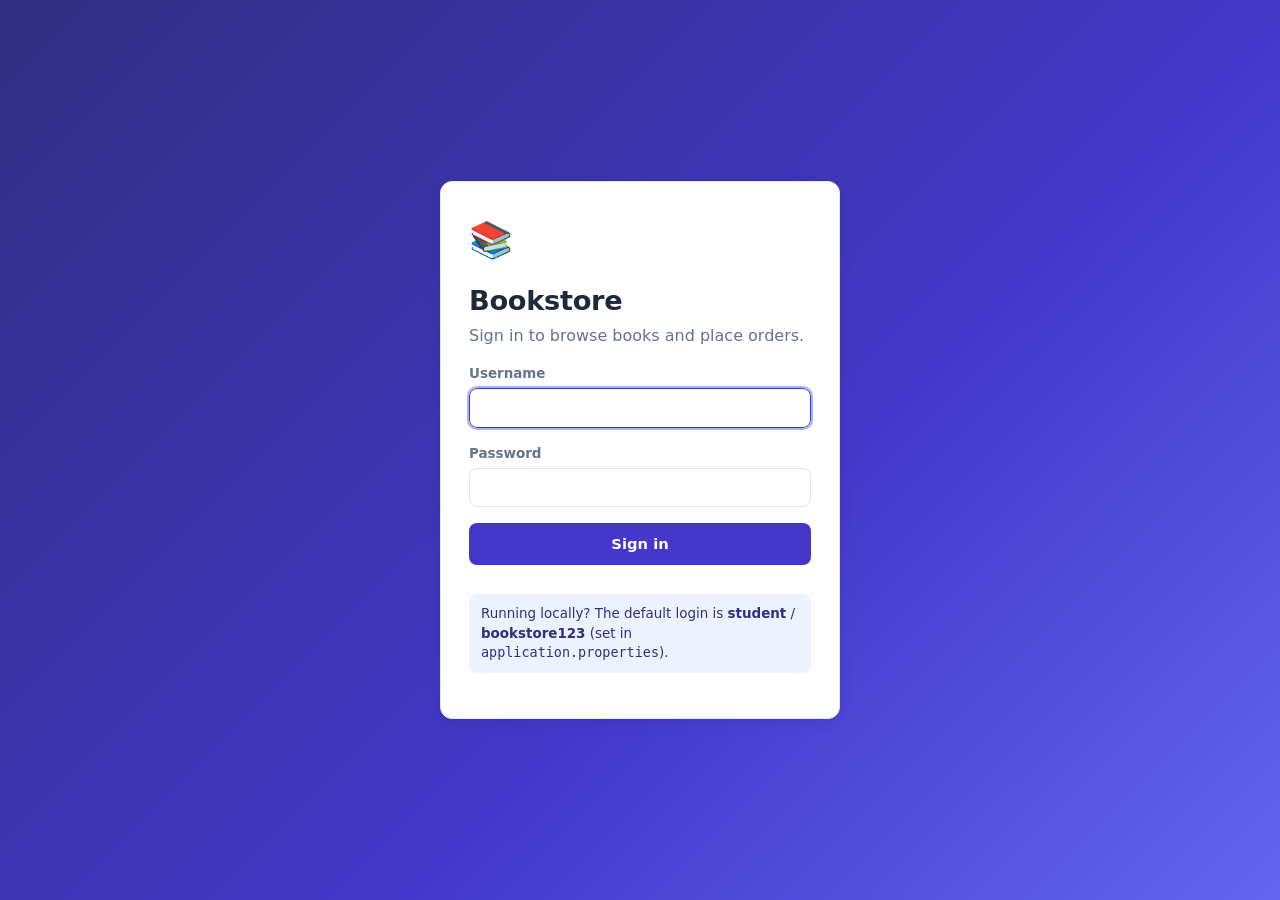
<file: src/main/resources/static/index.html>
<!doctype html>
<html lang="en">
<head>
<meta charset="utf-8">
<meta name="viewport" content="width=device-width, initial-scale=1">
<title>Shop · Bookstore</title>
<link rel="stylesheet" href="style.css">
</head>
<body>
<!--
  This web app is the "Frontend" box from the Week 0 diagram. It never touches the database:
  every page calls the REST API (/v1/books, /v1/orders) with HTTP Basic auth.
  Click "API calls" (bottom right) or open your browser's developer tools (Network tab)
  to watch the calls.
-->
<main class="container">
  <div class="page-head">
    <div>
      <h1>Find your next book</h1>
      <p class="muted" style="margin:0">Browse the catalog and add books to your cart.</p>
    </div>
  </div>

  <form class="card toolbar" id="search-form">
    <label class="field grow">Author
      <input id="search-author" placeholder="Search by author, e.g. Weir">
    </label>
    <label class="field">Show
      <select id="search-limit">
        <option value="20">20 books</option>
        <option value="50">50 books</option>
        <option value="100">100 books</option>
      </select>
    </label>
    <button class="btn">Search</button>
  </form>

  <div class="chips" id="genres"></div>
  <div class="book-grid" id="books"></div>
</main>
<script src="common.js"></script>
<script src="shop.js"></script>
</body>
</html>
</file>
<file: src/main/resources/static/style.css>
/* Bookstore web app styles. Plain CSS, no framework. */
:root {
  --brand: #4338ca;
  --brand-dark: #312e81;
  --brand-soft: #eef2ff;
  --text: #1e293b;
  --muted: #64748b;
  --line: #e2e8f0;
  --bg: #f8fafc;
  --card: #ffffff;
  --green: #15803d;
  --green-soft: #dcfce7;
  --red: #b91c1c;
  --red-soft: #fee2e2;
  --amber: #b45309;
  --amber-soft: #fef3c7;
  --radius: 12px;
  --shadow: 0 1px 2px rgba(15, 23, 42, .06), 0 4px 16px rgba(15, 23, 42, .06);
}

* { box-sizing: border-box; }
html { -webkit-text-size-adjust: 100%; }
body { margin: 0; font-family: system-ui, -apple-system, "Segoe UI", Roboto, sans-serif; color: var(--text); background: var(--bg); line-height: 1.45; }
a { color: var(--brand); }
h1 { font-size: 1.7rem; margin: 0 0 4px; letter-spacing: -.01em; }
h2 { font-size: 1.15rem; margin: 0 0 12px; }
.muted { color: var(--muted); }
.hidden { display: none !important; }
.container { max-width: 1120px; margin: 0 auto; padding: 0 16px; }

/* ---------- Top bar ---------- */
.topbar { background: var(--brand-dark); color: #fff; position: sticky; top: 0; z-index: 20; }
.topbar .container { display: flex; align-items: center; gap: 20px; min-height: 60px; flex-wrap: wrap; }
.brand { color: #fff; text-decoration: none; font-weight: 700; font-size: 1.2rem; display: flex; align-items: center; gap: 8px; }
.nav-links { display: flex; gap: 4px; flex: 1; flex-wrap: wrap; }
.nav-links a { color: #c7d2fe; text-decoration: none; padding: 8px 12px; border-radius: 8px; font-weight: 500; }
.nav-links a:hover { color: #fff; background: rgba(255, 255, 255, .08); }
.nav-links a.active { color: #fff; background: rgba(255, 255, 255, .16); }
.nav-right { display: flex; align-items: center; gap: 10px; }
.user-chip { font-size: .85rem; color: #c7d2fe; }
.cart-btn { position: relative; }
.cart-btn .count { position: absolute; top: -6px; right: -6px; background: #f59e0b; color: #1e1b4b; font-size: .72rem; font-weight: 700; border-radius: 10px; padding: 1px 6px; }

/* ---------- Buttons and form fields ---------- */
.btn { font: inherit; font-weight: 600; font-size: .92rem; cursor: pointer; display: inline-flex; align-items: center; justify-content: center; gap: 6px;
  padding: 9px 16px; border-radius: 8px; border: 1px solid transparent; background: var(--brand); color: #fff; text-decoration: none; }
.btn:hover { background: var(--brand-dark); }
.btn:disabled { opacity: .45; cursor: not-allowed; }
.btn.light { background: #fff; color: var(--text); border-color: var(--line); }
.btn.light:hover { background: var(--bg); }
.btn.ghost { background: rgba(255, 255, 255, .12); color: #fff; }
.btn.ghost:hover { background: rgba(255, 255, 255, .22); }
.btn.danger { background: #fff; color: var(--red); border-color: #fecaca; }
.btn.danger:hover { background: var(--red-soft); }
.btn.small { padding: 6px 11px; font-size: .84rem; }
.btn.block { width: 100%; }

label.field { display: flex; flex-direction: column; gap: 5px; font-size: .84rem; font-weight: 600; color: var(--muted); }
input, select { font: inherit; color: var(--text); background: #fff; padding: 9px 11px; border: 1px solid var(--line); border-radius: 8px; min-width: 0; }
input:focus, select:focus { outline: 2px solid #a5b4fc; border-color: var(--brand); }

/* ---------- Page layout ---------- */
.page-head { padding: 28px 0 18px; display: flex; justify-content: space-between; align-items: flex-end; gap: 16px; flex-wrap: wrap; }
.card { background: var(--card); border: 1px solid var(--line); border-radius: var(--radius); box-shadow: var(--shadow); }
.toolbar { display: flex; flex-wrap: wrap; gap: 12px; align-items: flex-end; padding: 14px 16px; margin-bottom: 20px; }
.toolbar .grow { flex: 1; min-width: 200px; }
.chips { display: flex; flex-wrap: wrap; gap: 8px; margin-bottom: 18px; }
.chip { font: inherit; font-size: .86rem; cursor: pointer; padding: 6px 14px; border-radius: 999px; border: 1px solid var(--line); background: #fff; color: var(--text); }
.chip.active { background: var(--brand); border-color: var(--brand); color: #fff; }
.empty { text-align: center; color: var(--muted); padding: 48px 16px; }

/* ---------- Shop: book cards ---------- */
.book-grid { display: grid; grid-template-columns: repeat(auto-fill, minmax(210px, 1fr)); gap: 18px; padding-bottom: 40px; }
.book { display: flex; flex-direction: column; overflow: hidden; }
.cover { height: 150px; padding: 16px; color: #fff; display: flex; flex-direction: column; justify-content: flex-end;
  font-family: Georgia, "Times New Roman", serif; font-size: 1.15rem; font-weight: 700; line-height: 1.2; text-shadow: 0 1px 2px rgba(0, 0, 0, .25); }
.cover small { font-family: system-ui, sans-serif; font-weight: 500; font-size: .75rem; opacity: .85; margin-top: 6px; }
.book-body { padding: 14px 16px 16px; display: flex; flex-direction: column; gap: 6px; flex: 1; }
.book-title { font-weight: 700; }
.book-meta { display: flex; justify-content: space-between; align-items: center; margin-top: auto; padding-top: 8px; }
.price { font-size: 1.15rem; font-weight: 700; }
.tag { display: inline-block; font-size: .74rem; font-weight: 600; padding: 2px 9px; border-radius: 999px; background: var(--brand-soft); color: var(--brand); }
.stock { font-size: .8rem; font-weight: 600; }
.stock.ok { color: var(--green); }
.stock.low { color: var(--amber); }
.stock.out { color: var(--red); }

/* ---------- Tables (Manage books) ---------- */
.table-wrap { overflow-x: auto; }
table { width: 100%; border-collapse: collapse; }
th, td { text-align: left; padding: 12px 14px; border-bottom: 1px solid var(--line); vertical-align: middle; }
th { font-size: .78rem; text-transform: uppercase; letter-spacing: .04em; color: var(--muted); background: var(--bg); }
tr:last-child td { border-bottom: none; }
.num { text-align: right; }
td.actions { text-align: right; white-space: nowrap; }
td.actions .btn + .btn { margin-left: 6px; }

/* ---------- Orders ---------- */
.stats { display: grid; grid-template-columns: repeat(auto-fit, minmax(160px, 1fr)); gap: 14px; margin-bottom: 20px; }
.stat { padding: 16px; }
.stat .value { font-size: 1.5rem; font-weight: 700; }
.stat .label { font-size: .8rem; color: var(--muted); font-weight: 600; text-transform: uppercase; letter-spacing: .04em; }
.order-list { display: flex; flex-direction: column; gap: 16px; padding-bottom: 40px; }
.order-head { display: flex; justify-content: space-between; align-items: flex-start; flex-wrap: wrap; gap: 10px; padding: 16px 18px; border-bottom: 1px solid var(--line); }
.order-head .id { font-size: 1.05rem; font-weight: 700; }
.order-items { padding: 6px 18px; }
.order-item { display: flex; justify-content: space-between; gap: 12px; padding: 8px 0; border-bottom: 1px dashed var(--line); }
.order-item:last-child { border-bottom: none; }
.order-foot { display: flex; justify-content: space-between; align-items: center; gap: 12px; padding: 12px 18px; background: var(--bg); border-radius: 0 0 var(--radius) var(--radius); }
.status { display: inline-block; font-size: .74rem; font-weight: 700; padding: 3px 10px; border-radius: 999px; letter-spacing: .03em; }
.status.PLACED { background: var(--green-soft); color: var(--green); }
.status.CANCELLED { background: #f1f5f9; color: var(--muted); }

/* ---------- Cart drawer ---------- */
.overlay { position: fixed; inset: 0; background: rgba(15, 23, 42, .4); z-index: 40; }
.drawer { position: fixed; top: 0; right: 0; bottom: 0; width: min(420px, 100%); background: #fff; z-index: 50; display: flex; flex-direction: column; box-shadow: -8px 0 24px rgba(15, 23, 42, .15); }
.drawer-head { display: flex; justify-content: space-between; align-items: center; padding: 18px 20px; border-bottom: 1px solid var(--line); }
.drawer-body { flex: 1; overflow-y: auto; padding: 8px 20px; }
.drawer-foot { border-top: 1px solid var(--line); padding: 16px 20px; display: flex; flex-direction: column; gap: 10px; }
.cart-line { display: flex; gap: 12px; align-items: center; padding: 12px 0; border-bottom: 1px solid var(--line); }
.cart-line .info { flex: 1; min-width: 0; }
.cart-line .qty { display: flex; align-items: center; gap: 4px; }
.cart-line .qty button { width: 28px; height: 28px; border-radius: 6px; border: 1px solid var(--line); background: #fff; cursor: pointer; font: inherit; }
.cart-total { display: flex; justify-content: space-between; font-size: 1.1rem; font-weight: 700; }
.icon-btn { background: none; border: none; font-size: 1.4rem; cursor: pointer; color: var(--muted); line-height: 1; }

/* ---------- Modal (add / edit book) ---------- */
dialog { border: none; border-radius: var(--radius); padding: 0; width: min(520px, calc(100% - 32px)); box-shadow: 0 20px 50px rgba(15, 23, 42, .3); }
dialog::backdrop { background: rgba(15, 23, 42, .45); }
dialog form { padding: 22px; display: grid; grid-template-columns: 1fr 1fr; gap: 14px; }
dialog .full { grid-column: 1 / -1; }
dialog .buttons { grid-column: 1 / -1; display: flex; justify-content: flex-end; gap: 8px; margin-top: 4px; }

/* ---------- Sign-in page ---------- */
.login-page { min-height: 100vh; display: grid; place-items: center; padding: 16px;
  background: linear-gradient(135deg, var(--brand-dark), var(--brand) 60%, #6366f1); }
.login-card { width: min(400px, 100%); padding: 32px 28px; display: flex; flex-direction: column; gap: 16px; }
.login-card .logo { font-size: 2.2rem; }
.hint { font-size: .84rem; background: var(--brand-soft); color: var(--brand-dark); border-radius: 8px; padding: 10px 12px; }

/* ---------- Toast and errors ---------- */
.toast { position: fixed; left: 50%; bottom: 24px; transform: translateX(-50%); z-index: 60; max-width: min(560px, calc(100% - 32px));
  padding: 12px 18px; border-radius: 10px; font-weight: 500; white-space: pre-wrap; box-shadow: var(--shadow); }
.toast.ok { background: #14532d; color: #fff; }
.toast.error { background: var(--red); color: #fff; }
.form-error { background: var(--red-soft); color: var(--red); border-radius: 8px; padding: 10px 12px; font-size: .9rem; white-space: pre-wrap; }

/* ---------- API calls panel (for learning: shows every HTTP call) ---------- */
.log-toggle { position: fixed; right: 16px; bottom: 16px; z-index: 30; font-size: .82rem; box-shadow: var(--shadow); }
.log-panel { position: fixed; right: 16px; bottom: 64px; z-index: 30; width: min(560px, calc(100% - 32px)); max-height: 60vh; display: flex; flex-direction: column; }
.log-panel .head { display: flex; justify-content: space-between; align-items: center; padding: 10px 14px; border-bottom: 1px solid var(--line); }
.log-panel ol { list-style: none; margin: 0; padding: 0 14px; overflow-y: auto; font-family: ui-monospace, Consolas, monospace; font-size: .78rem; }
.log-panel li { padding: 8px 0; border-bottom: 1px solid var(--line); word-break: break-all; }
.log-panel .code { font-weight: 700; }
.log-panel .code.ok { color: var(--green); }
.log-panel .code.err { color: var(--red); }
.log-panel summary { cursor: pointer; color: var(--muted); }
.log-panel pre { background: var(--bg); padding: 8px; margin: 4px 0 0; max-height: 200px; overflow: auto; white-space: pre-wrap; }

@media (max-width: 640px) {
  .topbar .container { gap: 8px; padding-top: 8px; padding-bottom: 8px; }
  .nav-links { order: 3; width: 100%; }
  .nav-links a { padding: 6px 10px; }
  .user-chip { display: none; }
  .book-grid { grid-template-columns: repeat(auto-fill, minmax(150px, 1fr)); gap: 12px; }
  .cover { height: 110px; font-size: 1rem; }
  .book-meta { flex-direction: column; align-items: stretch; gap: 8px; }
  dialog form { grid-template-columns: 1fr; }
  th, td { padding: 10px 8px; }
}
</file>
